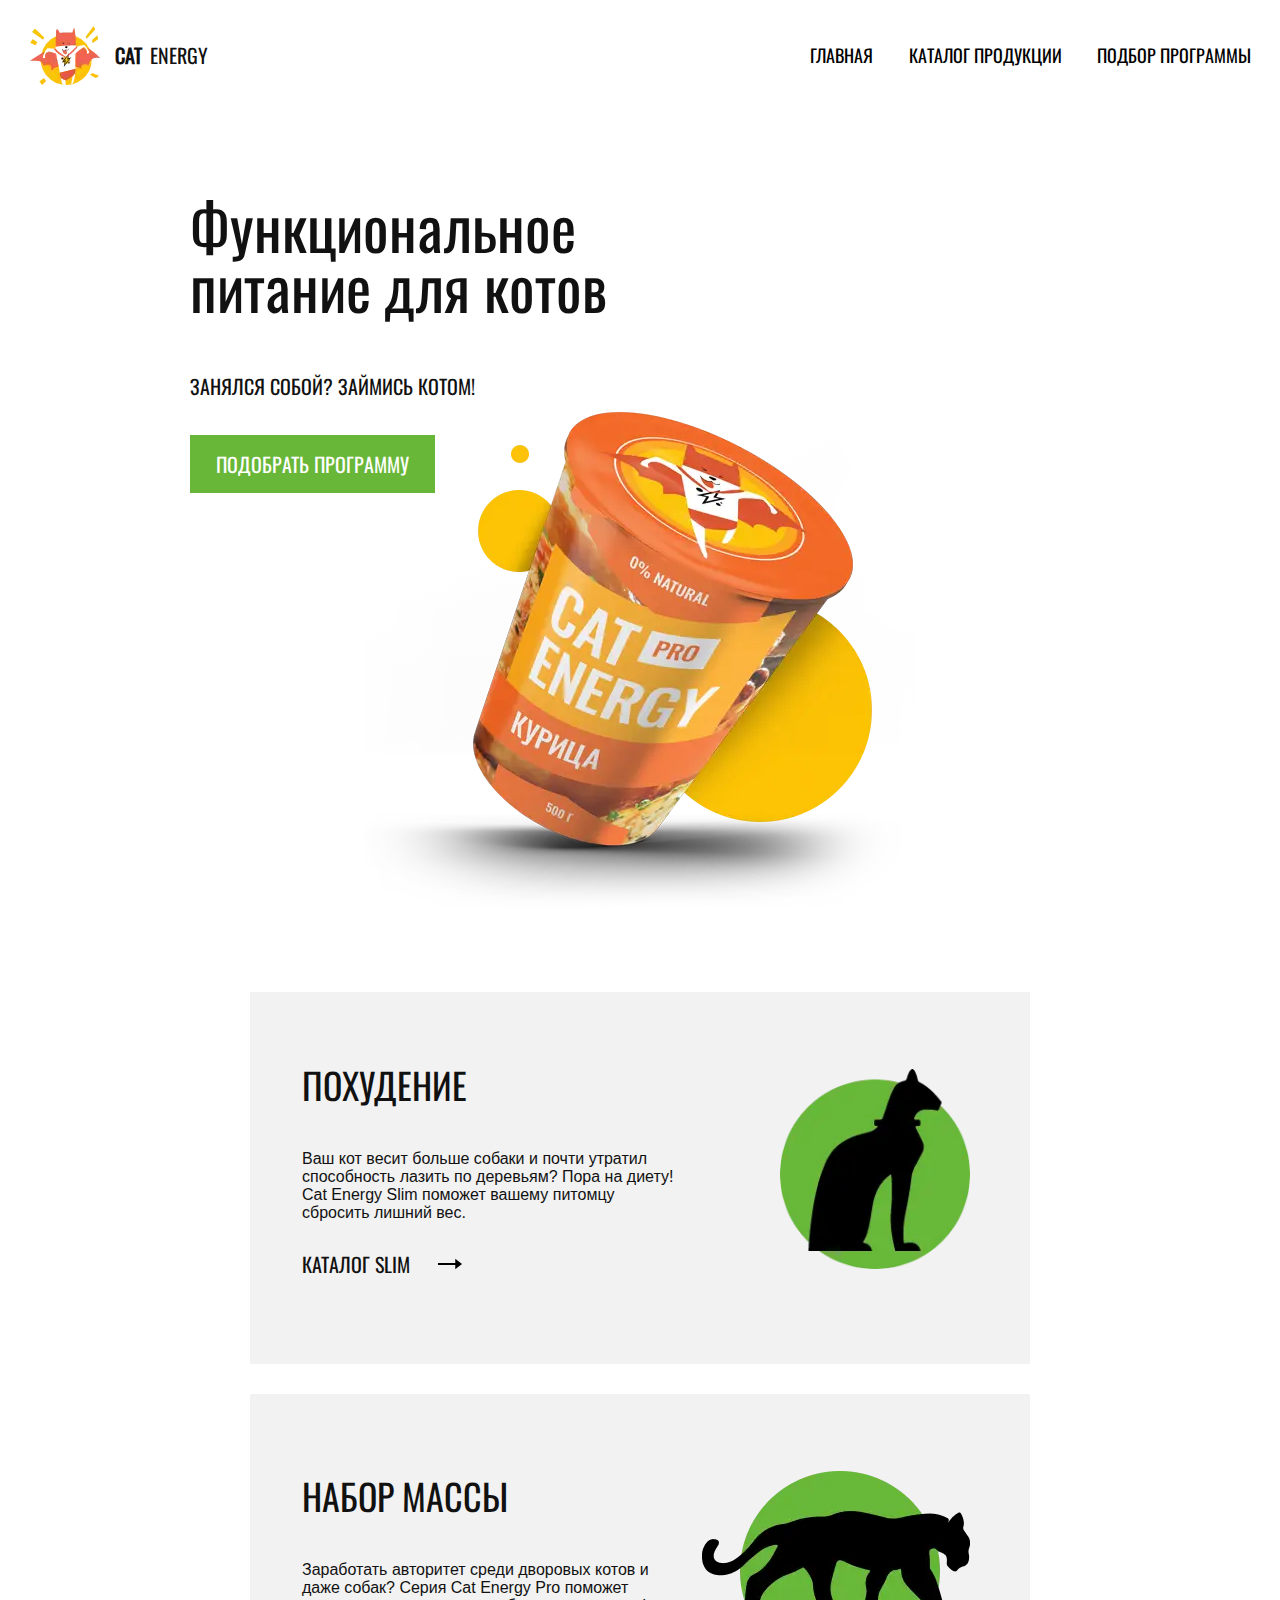
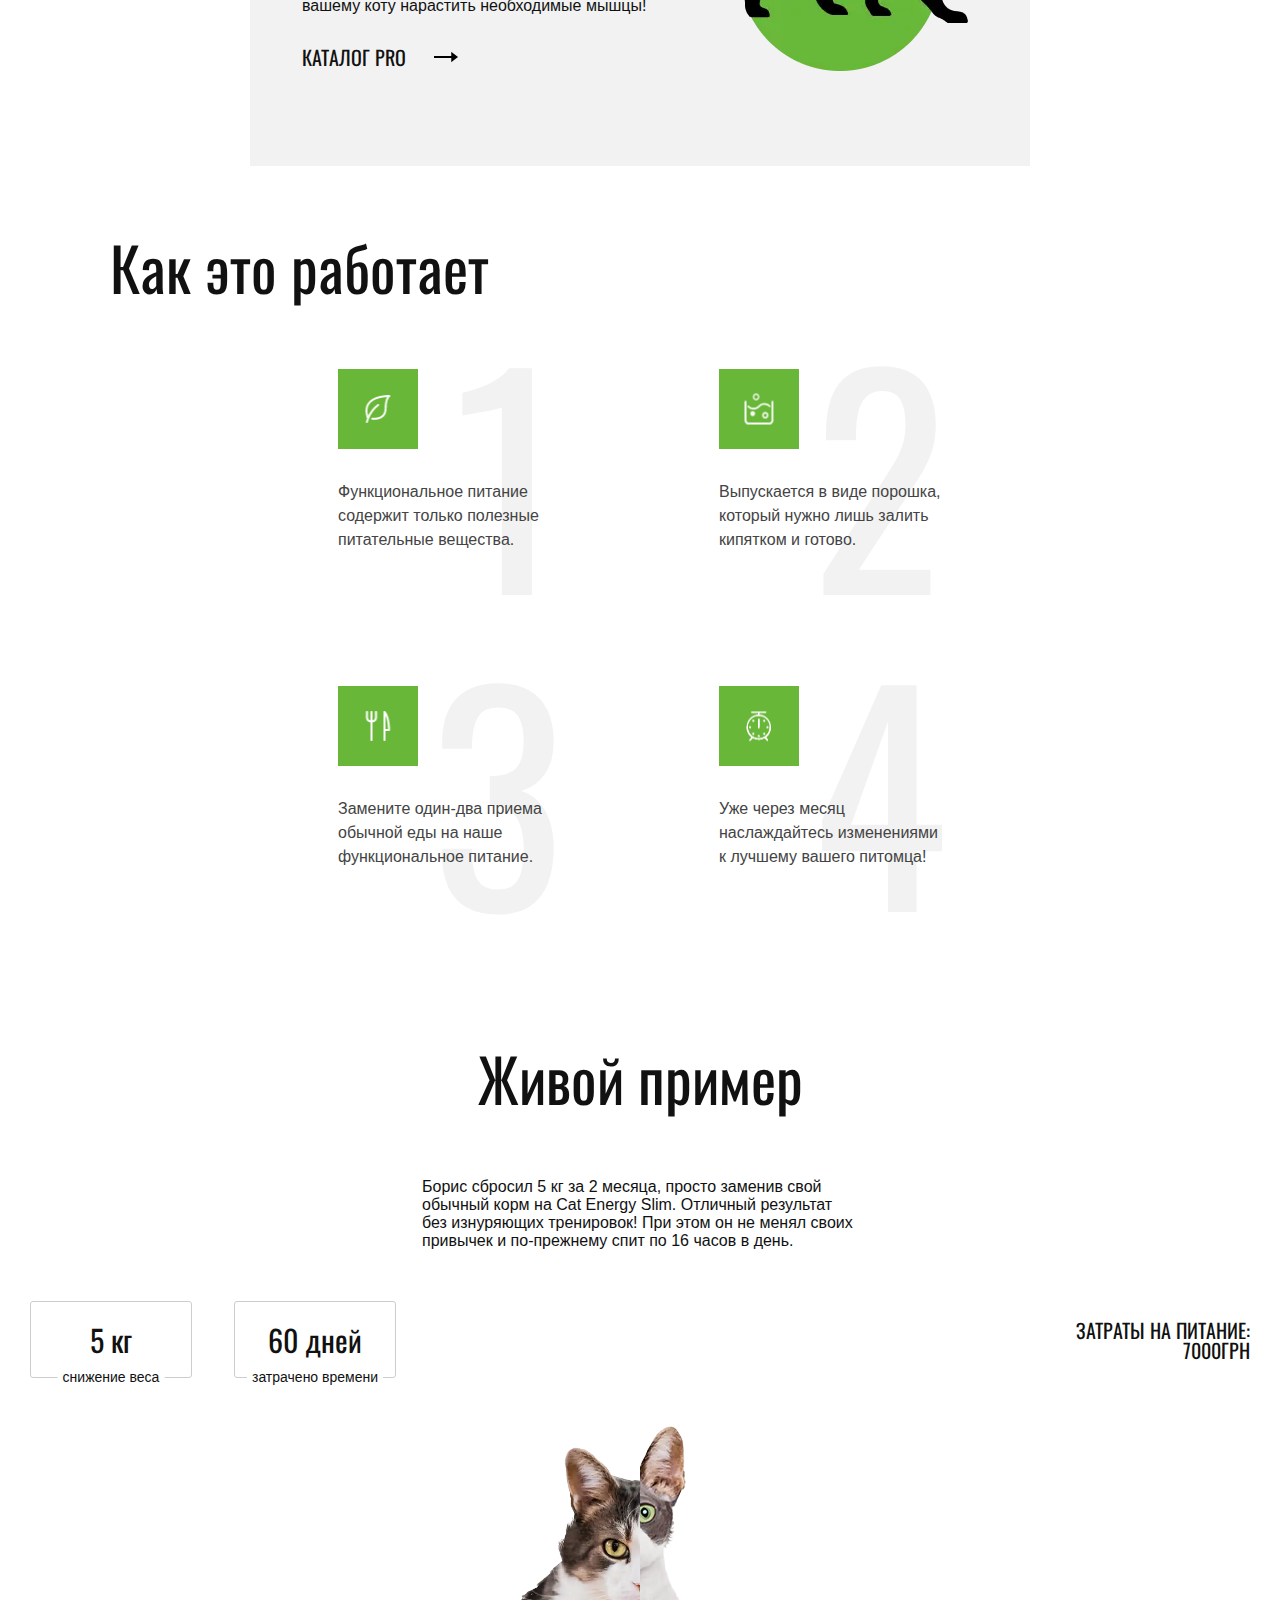
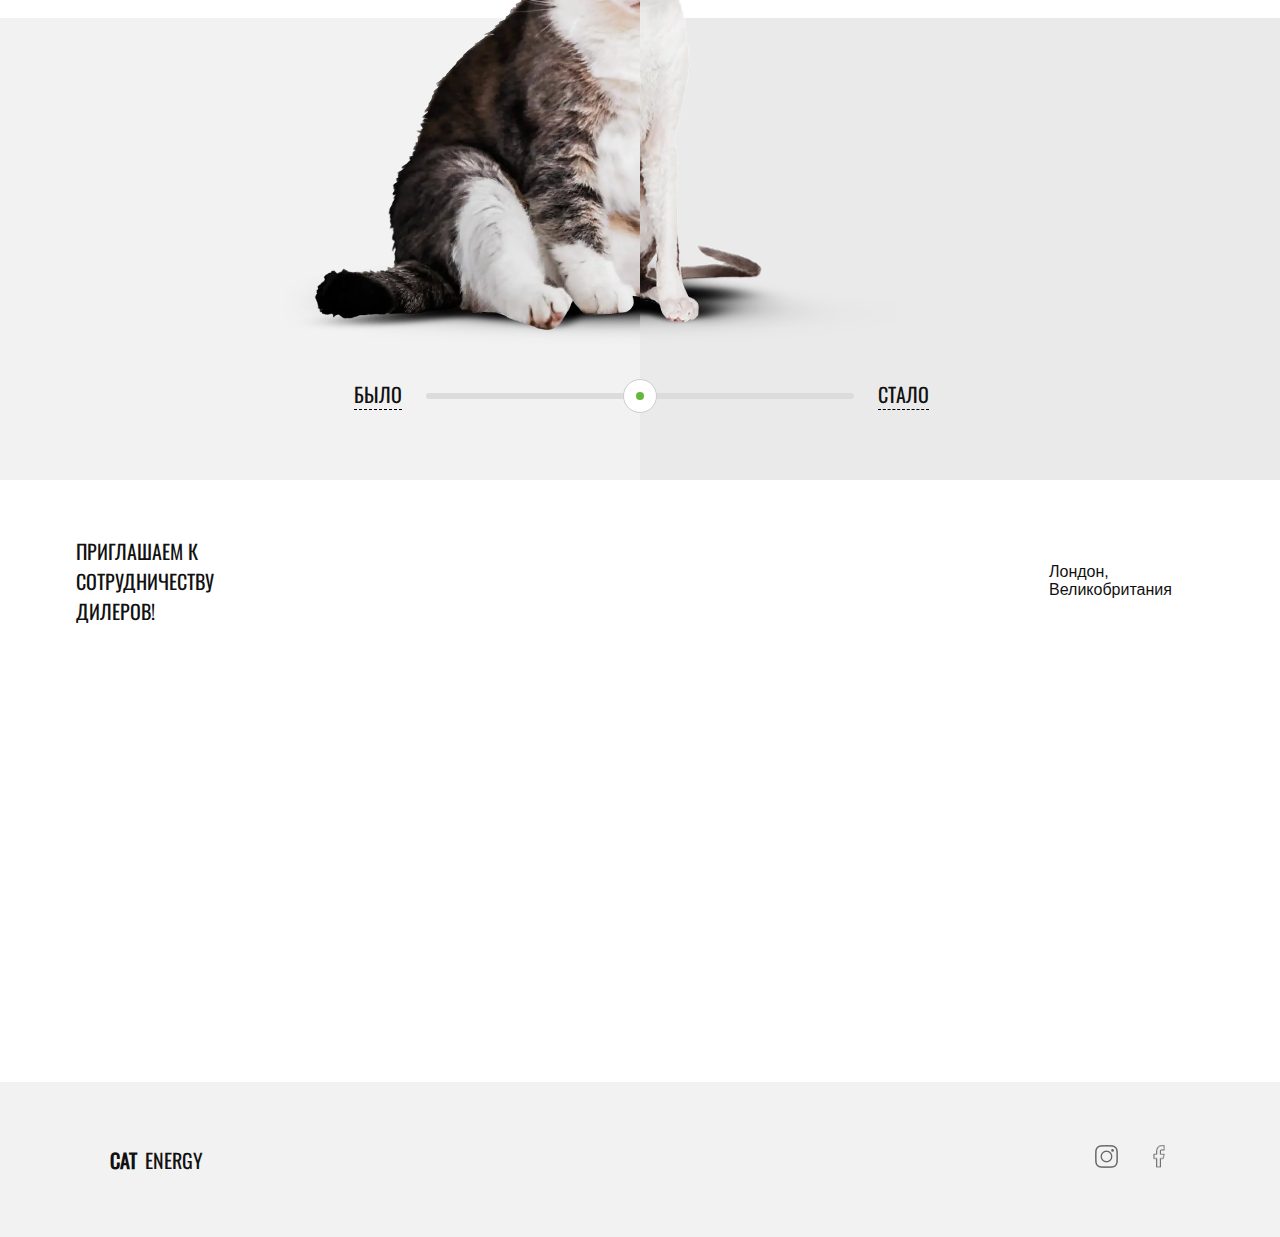
<file: cat-energy/index.html>
<!DOCTYPE html>
<html lang="en">
<head>
	<meta charset="UTF-8">
	<meta name="viewport" content="width=device-width, initial-scale=1.0">
	<link rel="stylesheet" href="/cat-energy/css/style.css">
	<title>Cat Energy | функциональное питание для котов</title>
</head>
<body>
	<header>
		<a class="logo" href="/cat-energy/">
			<img src="/cat-energy/img/cat-logo.webp">
			<div class="logo-text"><p class="logo-bold">Cat</p> Energy</div>
		</a>
		<div class="header-links">
			<a href="/cat-energy/" class="link-header">Главная</a>
			<a href="#" class="link-header">Каталог продукции</a>
			<a href="#" class="link-header">Подбор программы</a>
		</div>
		<button class="toggle-button" onclick="showMenu();">
			<svg width="24" height="18" viewBox="0 0 24 18" fill="none" xmlns="http://www.w3.org/2000/svg">
				<line y1="1.25" x2="24" y2="1.25" stroke="black" stroke-width="1.5"/>
				<line y1="9.25" x2="24" y2="9.25" stroke="black" stroke-width="1.5"/>
				<line y1="17.25" x2="24" y2="17.25" stroke="black" stroke-width="1.5"/>
			</svg>

		</button>
	</header>
	<div class="mobile-menu">
		<a href="/cat-energy/" class="link-header">Главная</a>
		<a href="#" class="link-header">Каталог продукции</a>
		<a href="#" class="link-header">Подбор программы</a>
	</div>
	<main>
		<div class="main">
			<div class="main-product"></div>
			<div class="main-title title">
				Функциональное<br> питание для котов
				<div class="main-subtitle">
					Занялся собой? Займись котом!
				</div>
				<a href="#" class="get-program">Подобрать программу</a>
			</div>
			<div class="main-bg"></div>
		</div>
		<div class="types">
			<div class="type">
				<div class="type-content">
					<div class="type-title">
						<img class="type-img" src="/cat-energy/img/type-img-1.webp">
						<div class="type-title-inner">Похудение</div>
					</div>
					<div class="type-descr">
						Ваш кот весит больше собаки и почти утратил способность лазить по деревьям? Пора на диету! Cat Energy Slim поможет вашему питомцу сбросить лишний вес.
					</div>
					<a href="#" class="type-link">Каталог Slim</a>
				</div>
				<img class="type-img-tablet" src="/cat-energy/img/type-img-1.webp">
			</div>
			<div class="type">
				<div class="type-content">
					<div class="type-title">
						<img class="type-img" src="/cat-energy/img/type-img-2.webp">
						<div class="type-title-inner">Набор массы</div>
					</div>
					<div class="type-descr">
						Заработать авторитет среди дворовых котов и даже собак? Серия Cat Energy Pro поможет вашему коту нарастить необходимые мышцы!
					</div>
					<a href="#" class="type-link">Каталог Pro</a>
				</div>
				<img class="type-img-tablet" src="/cat-energy/img/type-img-2.webp">
			</div>
		</div>
		<div class="how">
			<div class="title">
				Как это работает
				<ul class="how-list">
					<li class="how-item">
						<div class="how-item-icon">
							<img src="/cat-energy/img/how-item-icon-1.webp" class="how-item-icon-inner">
						</div>
						<div class="how-item-descr">
							Функциональное питание содержит только полезные питательные вещества.
						</div>
						<div class="how-item-number">1</div>
					</li>
					<li class="how-item">
						<div class="how-item-icon">
							<img src="/cat-energy/img/how-item-icon-2.webp" class="how-item-icon-inner">
						</div>
						<div class="how-item-descr">
							Выпускается в виде порошка, который нужно лишь залить кипятком и готово.
						</div>
						<div class="how-item-number">2</div>
					</li>
					<li class="how-item">
						<div class="how-item-icon">
							<img src="/cat-energy/img/how-item-icon-3.webp" class="how-item-icon-inner">
						</div>
						<div class="how-item-descr">
							Замените один-два приема обычной еды на наше функциональное питание.
						</div>
						<div class="how-item-number">3</div>
					</li>
					<li class="how-item how-item-last">
						<div class="how-item-icon">
							<img src="/cat-energy/img/how-item-icon-4.webp" class="how-item-icon-inner">
						</div>
						<div class="how-item-descr">
							Уже через месяц наслаждайтесь изменениями к лучшему вашего питомца!
						</div>
						<div class="how-item-number">4</div>
					</li>
				</ul>
			</div>
		</div>
		<div class="example">
			<div class="title example-title">Живой пример</div>
			<div class="example-content">
				<div class="example-text">
					<div class="example-descr">
						Борис сбросил 5 кг за 2 месяца, просто заменив свой обычный корм на Cat Energy Slim. Отличный результат без изнуряющих тренировок! При этом он не менял своих привычек и по-прежнему спит по 16 часов в день.
					</div>
					<div class="example-cost-container">
						<div class="example-values">
							<div class="example-value">
								<div class="example-value-val">5 кг</div>
								<div class="example-value-title">снижение веса</div>
							</div>
							<div class="example-value">
								<div class="example-value-val">60 дней</div>
								<div class="example-value-title">затрачено времени</div>
							</div>
						</div>
						<div class="example-cost">
							<div class="example-сost-item">Затраты на питание:</div>
							<div class="example-сost-item">7000грн</div>
						</div>
					</div>
				</div>
				<div class="example-compare">
					<img src="/cat-energy/img/cat-1.webp" class="cat cat-1">
					<img src="/cat-energy/img/cat-2.webp" class="cat cat-2">
					<svg class="compare" width="428" height="34" viewBox="0 0 428 34" fill="none" xmlns="http://www.w3.org/2000/svg">
						<rect y="14" width="428" height="6" rx="3" fill="#DCDCDC"/>
						<circle cx="214" cy="17" r="16.5" fill="white" stroke="#CDCDCD"/>
						<circle cx="214" cy="17" r="4" fill="#68B738"/>
					</svg>
					<svg width="84" height="14" viewBox="0 0 84 14" fill="none" xmlns="http://www.w3.org/2000/svg" class = "mobile-compare">
						<rect x="0.5" y="0.5" width="83" height="13" rx="5.5" fill="white" stroke="#CDCDCD"/>
					</svg>

					<div class="compare-text compare-text-1">Было</div>
					<div class="compare-text compare-text-2">Стало</div>
				</div>
			</div>
		</div>
		<div class="contacts">
			<div class="contacts-inner">
				<div class="contact-title">
					Приглашаем к сотрудничеству дилеров!
				</div>
				<div class="contact-address">
					Лондон, Великобритания
				</div>
			</div>
			<iframe src="https://www.google.com/maps/embed?pb=!1m18!1m12!1m3!1d47249.84321614549!2d-0.1457541746929687!3d51.5083726936232!2m3!1f0!2f0!3f0!3m2!1i1024!2i768!4f13.1!3m3!1m2!1s0x47d8a00baf21de75%3A0x52963a5addd52a99!2z0JvQvtC90LTQvtC9LCDQktC10LvQuNC60L7QsdGA0LjRgtCw0L3QuNGP!5e0!3m2!1sru!2sua!4v1660305998084!5m2!1sru!2sua" class="maps" style="border:0;" allowfullscreen="" loading="lazy" referrerpolicy="no-referrer-when-downgrade"></iframe>
		</div>
	</main>
	<footer>
		<a href="/" class="logo">
			<div class="logo-text footer-logo"><p class="logo-bold">Cat</p> Energy</div>
		</a>
		<div class="social-icons">
			<a href="#" class="social social-instagram"></a>
			<a href="#" class="social social-facebook"></a>
		</div>
	</footer>
	<script src = "/cat-energy/js/script.js"></script>
</body>
</html>
</file>
<file: cat-energy/css/style.css>
@font-face{
	font-family: 'Oswald';
	src: url("/cat-energy/fonts/Oswald-VariableFont_wght.ttf"); 
	font-style: normal; 
	font-weight: normal; 
}

*{
	margin: 0;
	-webkit-box-sizing: border-box;
	        box-sizing: border-box;
	font-family: 'Oswald';
	color: #111111;
	text-decoration: none;
	max-width: 100%;
}
.logo{
	display: -webkit-box;
	display: -ms-flexbox;
	display: flex;
	-webkit-box-align: center;
	    -ms-flex-align: center;
	        align-items: center;
	font-size: 20px;
	text-transform: uppercase;
}
.logo-text{
	display: -webkit-box;
	display: -ms-flexbox;
	display: flex;
	margin-left: 14.08px;
}
.logo-bold{
	font-weight: 700;
	margin-right: 8.41px;
}
header{
	padding-top: 55.15px;
	padding-left: 110px;
	padding-right: 110px;
	display: -webkit-box;
	display: -ms-flexbox;
	display: flex;
	-webkit-box-pack: justify;
	    -ms-flex-pack: justify;
	        justify-content: space-between;
	width: 100%;
	z-index: 3;
}
.header-links{
	display: -webkit-box;
	display: -ms-flexbox;
	display: flex;
	-webkit-box-align: center;
	    -ms-flex-align: center;
	        align-items: center;
}
.link-header{
	color: white;
	text-transform: uppercase;
	position: relative;
	margin-left: 35.5px;
	font-size: 20px;
}
.link-header::after{
	display: inline-block;
	content: '';
	background-color: white;
	position: absolute;
	bottom: -8px;
	left: 0;
	height: 2px;
	width: 0;
	-webkit-transition: 0.5s;
	-o-transition: 0.5s;
	transition: 0.5s;
}
.link-header:hover::after{
	width: 100%;
}
main{
	display: -webkit-box;
	display: -ms-flexbox;
	display: flex;
	-webkit-box-orient: vertical;
	-webkit-box-direction: normal;
	    -ms-flex-direction: column;
	        flex-direction: column;
}
.main{
	display: -webkit-box;
	display: -ms-flexbox;
	display: flex;
	-webkit-box-pack: justify;
	    -ms-flex-pack: justify;
	        justify-content: space-between;
}
.main-bg{
	z-index: -1;
	background-image: url('/cat-energy/img/main-bg.webp');
	background-size: cover;
	background-position: center;
	width: 50vw;
	min-height: 696px;
	margin-top: -115px;
}
.main-product{
	position: absolute;
	background-image: url('/cat-energy/img/product-main-img.webp');
	background-size: 100%;
	background-repeat: no-repeat;
	width: 552px;
	height: 499px;
	top: 143px;
	left: 50%;
	-webkit-transform: translateX(-162px);
	    -ms-transform: translateX(-162px);
	        transform: translateX(-162px);
}
.main-title{
	margin-top: 111px;
	margin-left: 190px;
}
.title{
	font-size: 60px;
	line-height: 60px;
}
.main-subtitle{
	margin-top: 40px;
	text-transform: uppercase;
	font-size: 20px;
}
.get-program{
	margin-top: 52px;
	background-color: #68B738;
	color: white;
	padding: 14px 26px 14px 26px;
	text-transform: uppercase;
	font-size: 20px;
	-webkit-transition: 0.2s background-color;
	-o-transition: 0.2s background-color;
	transition: 0.2s background-color;
}
.get-program:hover{
	background-color: #5EAA2F;
}
.types{
	display: -ms-grid;
	display: grid;
	-ms-grid-columns: 570px 80px 570px;
	grid-template-columns: 570px 570px;
	-webkit-box-pack: center;
	    -ms-flex-pack: center;
	        justify-content: center;
	gap: 80px;
	margin-top: 82px;
	
}
.type{
	width: 570px;
	height: 374px;
	padding: 41px 51px 59px 52px;
	background-color: #F2F2F2;
}
.type-content{
	display: -webkit-box;
	display: -ms-flexbox;
	display: flex;
	-webkit-box-orient: vertical;
	-webkit-box-direction: normal;
	    -ms-flex-direction: column;
	        flex-direction: column;}
.type-img{
	height: 100px;
}
.type-title{
	display: -webkit-box;
	display: -ms-flexbox;
	display: flex;
	-webkit-box-align: center;
	    -ms-flex-align: center;
	        align-items: center;
}
.type-title-inner{
	text-transform: uppercase;
	font-size: 36px;
	margin-left: 62px;
}
.type-descr{
	font-family: Arial;
	font-size: 16px;
	margin-top: 39px;
}
.type-link{
	font-size: 20px;
	text-transform: uppercase;
	margin-top: 27px;
	display: -webkit-box;
	display: -ms-flexbox;
	display: flex;
	-webkit-box-align: center;
	    -ms-flex-align: center;
	        align-items: center;
}
.type-link::after{
	content: '';
	background-image: url('/cat-energy/img/icon-arrow.webp');
	background-size:contain;
	margin-left: 28px;
	display: inline-block;
	width: 24px;
	height: 12px;
	-webkit-transition: 0.5s;
	-o-transition: 0.5s;
	transition: 0.5s;
}
.type-link:hover::after{
	-webkit-transform: scaleX(1.5);
	    -ms-transform: scaleX(1.5);
	        transform: scaleX(1.5);
}
.how{
	margin-top: 71px;
	padding: 0 106px 13px 110px;
}
.how-list{
	list-style-type: none;
	margin-top: 72px;
	padding-left: 0;
	display: -webkit-box;
	display: -ms-flexbox;
	display: flex;
	-webkit-box-pack: justify;
	    -ms-flex-pack: justify;
	        justify-content: space-between;
}
.how-item{
	width: 227px;
	position: relative;
}
.how-item-icon{
	background-color: #68B738;
	width: 80px;
	height: 80px;
	position: relative;
}
.how-item-icon-inner{
	position: absolute;
	top: 50%;
	left: 50%;
	-webkit-transform: translate(-50%, -50%);
	    -ms-transform: translate(-50%, -50%);
	        transform: translate(-50%, -50%);
}
.how-item-descr{
	font-family: Arial;
	font-size: 16px;
	color: #444;
	line-height: 24px;
	margin-top: 31px;
}
.how-item-number{
	font-size: 280px;
	line-height: 200px;
	color: #F2F2F2;
	position: absolute;
	z-index: -1;
	top: 0;
	right: 0;
}
.example{
	margin-top: 69px;
}
.example-compare{
	background: -webkit-gradient(linear, left top, right top, color-stop(73%, #F2F2F2), color-stop(27%, #EAEAEA));
	background: -o-linear-gradient(left, #F2F2F2 73%, #EAEAEA 27%);
	background: linear-gradient(to right, #F2F2F2 73%, #EAEAEA 27%);
	margin-top: 76px;
	margin-right: 0;
	position: relative;
	height: 462px;
	z-index: -1;

}
.example-text{
	position: absolute;
	padding: 70px 0 0 110px;
}
.example-descr{
	width: 436px;
	font-family: Arial;
}
.example-title{
	padding-left: 110px;
}
.example-values{
	margin-top: 69px;
	display: -ms-grid;
	display: grid;
	-ms-grid-columns: 162px 42px 162px;
	grid-template-columns: 162px 162px;
	gap: 42px;
}
.example-value{
	border: 1px solid #CDCDCD;
	border-radius: 3px;
	position: relative;
	width: 162px;
	height: 77px;
}
.example-value-val{
	font-size: 30px;
	width: 100%;
	position: absolute;
	top: 50%;
	text-align: center;
	-webkit-transform: translateY(-50%);
	    -ms-transform: translateY(-50%);
	        transform: translateY(-50%);
	line-height: 30px;
}
.example-value-title{
	font-family: Arial;
	position: absolute;
	white-space: nowrap;
	background: #F2F2F2;
	font-size: 14px;
	line-height: 14px;
	padding: 5px;
	bottom: 0;
	left: 50%;
	-webkit-transform: translate(-50%, 50%);
	    -ms-transform: translate(-50%, 50%);
	        transform: translate(-50%, 50%);
}
.example-cost{
	display: -ms-grid;
	display: grid;
	-ms-grid-columns: 174px 63px 90px;
	grid-template-columns: 174px 90px;
	gap: 63px;
	font-size: 20px;
	line-height: 20px;
	text-transform: uppercase;
	margin-top: 50px;
}
.cat{
	position: absolute;
	top: -194px;
	height: 536px;
}
.cat-1{
	right: 27%;
}
.cat-2{
	left: 73%;
}
.compare{
	position: absolute;
	left: 73%;
	bottom: 67px;
	-webkit-transform: translateX(-50%);
	    -ms-transform: translateX(-50%);
	        transform: translateX(-50%);
}
.compare-text{
	position: absolute;
	font-size: 20px;
	text-transform: uppercase;
	bottom: 70px;
	border-bottom: 1px black dashed;
}
.compare-text-1{
	right: calc(27% + 238px);
}
.compare-text-2{
	left: calc(73% + 238px);
}
.contacts{
	position: relative;
	height: 400px;
}
.maps{
	width: 100%;
	height: 400px;
}
.contacts-inner{
	width: 570px;
	z-index: 1;
	position: absolute;
	left: 110px;
	top: 50%;
	-webkit-transform: translateY(-50%);
	    -ms-transform: translateY(-50%);
	        transform: translateY(-50%);
	background-color: white;
	padding: 56px 76px 56px;
	display: -webkit-box;
	display: -ms-flexbox;
	display: flex;
	-webkit-box-pack: justify;
	    -ms-flex-pack: justify;
	        justify-content: space-between;
}
.contact-title{
	font-size: 20px;
	text-transform: uppercase;
	width: 163px;
}
.contact-address{
	font-family: 'Arial';
	font-size: 16px;
	width: 155px;
}
footer{
	background-color: #F2F2F2;
	width: 100%;
	display: -webkit-box;
	display: -ms-flexbox;
	display: flex;
	-webkit-box-pack: justify;
	    -ms-flex-pack: justify;
	        justify-content: space-between;
	padding: 62.81px 110px 62.81px 110px;
}
.social-icons{
	display: -webkit-box;
	display: -ms-flexbox;
	display: flex;
}
.social{
	display: block;
	width: 23px;
	height: 23px;
	background-size: contain;
	background-repeat: no-repeat;
	background-position: center;
}
.social-instagram{
	background-image: url('/cat-energy/img/instagram.webp');
	margin-right: 29px;
}
.social-facebook{
	background-image: url('/cat-energy/img/facebook.webp');
}
.footer-logo{
	margin: 0;
}
.type-img-tablet{
	height: 200px;
	display: none;
}
.toggle-button{
	display: none;
	border: none;
	outline: none;
	background-color: transparent;
}
.mobile-menu{
	position: fixed;
	height: 0;
	width: 100%;
	overflow: hidden;
	-webkit-transition: .5s;
	-o-transition: .5s;
	transition: .5s;
	background-color: white;
	display: -webkit-box;
	display: -ms-flexbox;
	display: flex;
	-webkit-box-orient: vertical;
	-webkit-box-direction: normal;
	    -ms-flex-direction: column;
	        flex-direction: column;
	z-index: 3;
}
.menu-opened{
	height: 300px;
}
.mobile-compare{
	display:none;	
}
@media(max-width: 1287px){
	.main-bg{
		display: none;
	}
	.link-header{
		color: black;
		font-size: 18px;
	}
	.link-header::after{
		background-color: #68B738;
	}
	.main-product{
		position: static;
		z-index: -1;
		-webkit-transform: none;
		    -ms-transform: none;
		        transform: none;
		-ms-flex-item-align: center;
		    -ms-grid-row-align: center;
		    align-self: center;
		margin-top: -83px;
	}
	.main{
		-webkit-box-orient: vertical;
		-webkit-box-direction: reverse;
		    -ms-flex-direction: column-reverse;
		        flex-direction: column-reverse;
	}
	.main-title{
		position: relative;
	}
	.types{
		-ms-grid-columns: 780px;
		grid-template-columns: 780px;
		gap: 30px;
	}
	.type{
		width: 780px;
		height: 372px;
	}
	.how-item{
		height: 280px;

	}
	.how-list{
		display: -ms-grid;
		display: grid;
		-ms-grid-columns: 227px 154px 227px;
		grid-template-columns: 227px 227px;
		gap: 37px 154px;
		-webkit-box-pack: center;
		    -ms-flex-pack: center;
		        justify-content: center;
	}
	.type{
		display: -webkit-box;
		display: -ms-flexbox;
		display: flex;
		padding-right: 60px;
		-webkit-box-pack: justify;
		    -ms-flex-pack: justify;
		        justify-content: space-between;
		-webkit-box-align: center;
		    -ms-flex-align: center;
		        align-items: center;
	}
	.type-img{
		display: none;
	}
	.type-img-tablet{
		display: block;
	}
	.type-descr{
		width: 377px;
	}
	.type-title-inner{
		margin: 0;
	}
	.example-text{
		position: static;
	}
	.example{
		display: -webkit-box;
		display: -ms-flexbox;
		display: flex;
		-webkit-box-orient: vertical;
		-webkit-box-direction: normal;
		    -ms-flex-direction: column;
		        flex-direction: column;
		-webkit-box-align: center;
		    -ms-flex-align: center;
		        align-items: center;
	}
	.example-text{
		display: -webkit-box;
		display: -ms-flexbox;
		display: flex;
		-webkit-box-orient: vertical;
		-webkit-box-direction: normal;
		    -ms-flex-direction: column;
		        flex-direction: column;
		-webkit-box-align: center;
		    -ms-flex-align: center;
		        align-items: center;
		margin-bottom: 242px;
		padding-left: 0;
	}
	.example-values{
		margin: 0;
		margin-left: 30px;
	}
	.example-value-title{
		background-color: white;
	}
	.example-cost{
		margin: 0;
	}
	.example-descr{
		margin: 0;
	}
	.example-cost-container{
		height: 72px;
		width: 100%;
		display: -webkit-box;
		display: -ms-flexbox;
		display: flex;
		-webkit-box-pack: justify;
		    -ms-flex-pack: justify;
		        justify-content: space-between;
		-webkit-box-align: center;
		    -ms-flex-align: center;
		        align-items: center;
		margin-top: 54px;
	}
	.example-title{
		padding: 0;
	}
	.example-cost{
		-ms-grid-columns: 174px;
		grid-template-columns: 174px;
		gap: 0;
		text-align: right;
		margin-right: 30px;
	}
	.example-compare{
		background: -webkit-gradient(linear, left top, right top, color-stop(50%, #F2F2F2), color-stop(50%, #EAEAEA));
		background: -o-linear-gradient(left, #F2F2F2 50%, #EAEAEA 50%);
		background: linear-gradient(to right, #F2F2F2 50%, #EAEAEA 50%);
		width: 100vw;
	}
	.cat-1{
		right: 50%;
	}
	.cat-2{
		left: 50%;
	}
	.compare{
		left: 50%;
	}
	.compare-text-1 {
	    right: calc(50% + 238px);
	}
	.compare-text-2 {
	    left: calc(50% + 238px);
	}
	.contacts{
		display: -webkit-box;
		display: -ms-flexbox;
		display: flex;
		-webkit-box-orient: vertical;
		-webkit-box-direction: normal;
		    -ms-flex-direction: column;
		        flex-direction: column;
		height: auto;
	}
	.contacts-inner{
		position: static;
		width: 100%;
		-webkit-transform: none;
		    -ms-transform: none;
		        transform: none;
		-webkit-box-align: center;
		    -ms-flex-align: center;
		        align-items: center;
	}
	header{
		padding-right: 29px;
		padding-left: 30px;
		padding-top: 25.88px;
	}
}
@media(max-width: 838px){
	.type{
		width: 280px;
		height: auto;
		padding: 22px;
	}
	.types{
		-ms-grid-columns: 280px;
		grid-template-columns: 280px;
		gap: 20px;
		margin-top: 60px;
	}
	.type-img-tablet{
		display: none;
	}
	.type-img{
		display: block;
		height: 50px;
	}
	.type-descr{
		width: 227px;
		margin-top: 22px;
		border-bottom: 1px solid #D9D9D9;
		padding-bottom: 23px;
	}
	.type-title-inner{
		font-size: 24px;
		margin-left: 19px;
	}
	.type-link{
		font-size: 16px;
		margin-top: 19px;
	}
}
@media(max-width: 728px){
	header{
		background-color: white;
		padding: 11px 20px 17px 20px;
		top: 0px;
		position: sticky;
	}
	.mobile-menu{
		border-bottom: 1px solid #D9D9D9;
	}
	.header-links{
		display: none;
	}
	.link-header::after{
		display: none;
	}
	.main{
		position: relative;
	}
	.main-bg{
		display: block;
		width: 100%;
		height: 100vw;
		background-image: url('/cat-energy/img/main-bg-mobile.webp');
		position: absolute;
		top: 0;
	}
	.get-program{
		position: absolute;
		bottom: -40px;
		-webkit-transform: translateX(-50%);
		    -ms-transform: translateX(-50%);
		        transform: translateX(-50%);
		width: calc(100% - 40px);
		padding: 0;
	}
	.main-product{
		z-index: 2;
		margin-top: 50vw;
		max-width: 100%;
	}
	.main-title{
		position: static;
		margin: 0;
		margin-top: 27px;
		color: white;
		text-align: center;
	}
	.main-subtitle{
		color: white;
	}
	.how-item-number{
		display: none;
	}
	.how{
		padding: 20px;
	}
	.how-list{
		-ms-grid-columns: calc(100%);
		grid-template-columns: calc(100%);
	}
	.how-item{
		width: auto;
		height: auto;
		display: -webkit-box;
		display: -ms-flexbox;
		display: flex;
		-webkit-box-pack: justify;
		    -ms-flex-pack: justify;
		        justify-content: space-between;
	}
	.how-item-descr{
		margin-top: 0;
		margin-left: 20px;
		font-size: 14px;
		width: 69%;
	}
	.example{
		padding-top: 27px;
		background-color: #EAEAEA;
		-webkit-box-align: start;
		    -ms-flex-align: start;
		        align-items: start;
		z-index: 0;
	}
	.example-cost-container{
		-webkit-box-orient: vertical;
		-webkit-box-direction: normal;
		    -ms-flex-direction: column;
		        flex-direction: column;
	}
	.example-descr, .example-title{
		padding-left: 20px;
		padding-right: 20px;
	}
	.example-text{
		-webkit-box-align: start;
		    -ms-flex-align: start;
		        align-items: start;
	}
	.example-cost{
		margin-top: 25px;
		-ms-grid-columns: 1fr 1fr;
		grid-template-columns: 1fr 1fr;
	}
	.example-values{
		gap: 32px;
	}
	.example-compare{
		max-width: 100%;
		background: #EAEAEA;
		margin: 0;
	}
	.compare{
		display: none;
	}
	.title{
		font-size: 36px;
		line-height: 36px;
	}
	.main-subtitle{
		margin-top: 25px;
	}
	.mobile-compare{
		display: block;
		position: absolute;
		bottom: 39px;
		left: 50%;
		-webkit-transform: translateX(-50%);
		    -ms-transform: translateX(-50%);
		        transform: translateX(-50%);
	}
	.compare-text-1 {
	    right: calc(50% + 55px);
	}
	.compare-text-2 {
	    left: calc(50% + 55px);
	}
	.compare-text{
		bottom: 31px;
	}
	.cat{
		width: 40%;
		height: auto;
		bottom: 88px;
		top: auto;
	}
	.example-cost-container{
		height: auto;
	}
	.example-text{
		margin-bottom: 80px;
	}
	.contacts-inner{
		padding: 28px 19px 22px 19px;
		height: auto;
	}
	.example-value-title{
		background-color: #EAEAEA;
	}
	.example-values{
		margin: 0;
		-ms-grid-columns: 124px 124px;
		grid-template-columns: 124px 124px;
	}
	.example-value{
		width: 124px;
		height: 56px;
		font-size: 24px;
		line-height: 24px;
	}
	.example-value-title{
		white-space: normal;
		bottom: -5px;
		padding: 0 5px 0 5px;
	}
	.contact-address{
		margin-left: 15px;
	}
	.contact-title{
		font-size: 16px;
		line-height: 18px;
	}
	.toggle-button{
		display: block;
	}
	footer{
		-webkit-box-orient: vertical;
		-webkit-box-direction: normal;
		    -ms-flex-direction: column;
		        flex-direction: column;
		height: auto;
		-webkit-box-align: center;
		    -ms-flex-align: center;
		        align-items: center;
	}
	.social-icons{
		-webkit-box-pack: center;
		    -ms-flex-pack: center;
		        justify-content: center;
		margin-top: 32px;
		padding-top: 24px;
		border-top: 1px solid #D9D9D9;
		width: 100%;
	}
}
@media(max-width: 420px){
	.cat{
		width: 50%;
	}
}
</file>
